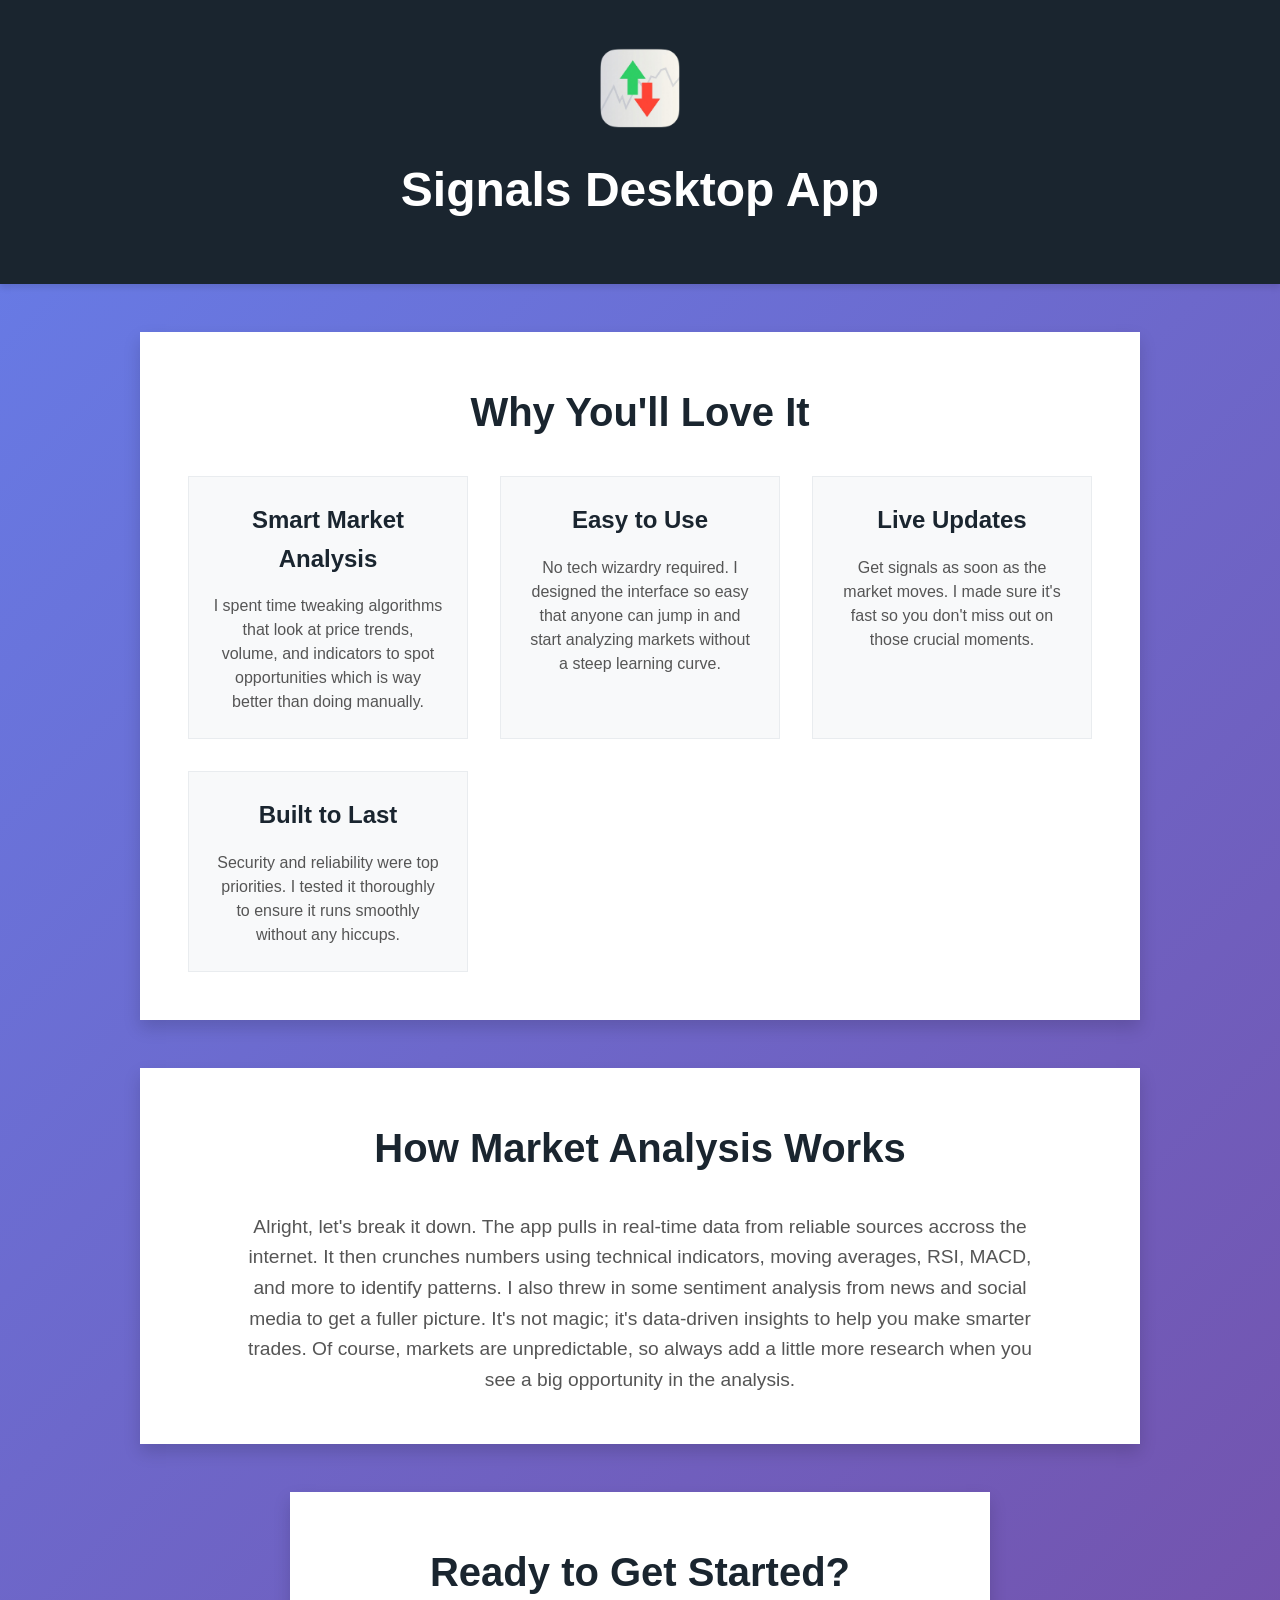
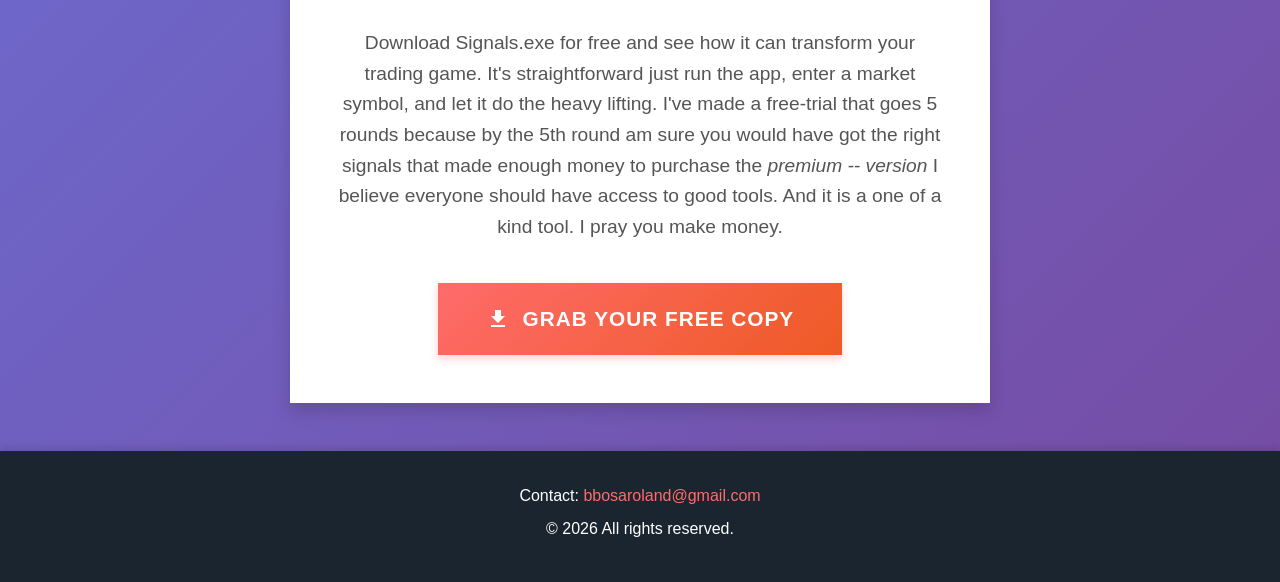
<file: signals/index.html>
<!DOCTYPE html>
<html lang="en">
<head>
    <meta charset="UTF-8">
    <meta name="viewport" content="width=device-width, initial-scale=1.0">
    <title>Signals Desktop App - Free Download</title>
    <link rel="icon" href="signals.ico" type="image/x-icon">
    <link rel="stylesheet" href="styles.css">
</head>
<body>
    <header>
        <img src="signals.png" alt="Signals App Icon" class="app-icon">
        <h1>Signals Desktop App</h1>
    </header>

    <main>
        <section class="features">
            <h2>Why You'll Love It</h2>
            <div class="feature-list">
                <div class="feature-item">
                    <h3>Smart Market Analysis</h3>
                    <p>I spent time tweaking algorithms that look at price trends, volume, and indicators to spot opportunities which is way better than doing manually.</p>
                </div>
                <div class="feature-item">
                    <h3>Easy to Use</h3>
                    <p>No tech wizardry required. I designed the interface so easy that anyone can jump in and start analyzing markets without a steep learning curve.</p>
                </div>
                <div class="feature-item">
                    <h3>Live Updates</h3>
                    <p>Get signals as soon as the market moves. I made sure it's fast so you don't miss out on those crucial moments.</p>
                </div>
                <div class="feature-item">
                    <h3>Built to Last</h3>
                    <p>Security and reliability were top priorities. I tested it thoroughly to ensure it runs smoothly without any hiccups.</p>
                </div>
            </div>
        </section>

        <section class="how-it-works">
            <h2>How Market Analysis Works</h2>
            <p>Alright, let's break it down. The app pulls in real-time data from reliable sources accross the internet. It then crunches numbers using technical indicators, moving averages, RSI, MACD, and more to identify patterns. I also threw in some sentiment analysis from news and social media to get a fuller picture. It's not magic; it's data-driven insights to help you make smarter trades. Of course, markets are unpredictable, so always add a little more research when you see a big opportunity in the analysis.</p>
        </section>

        <section class="download-section">
            <h2>Ready to Get Started?</h2>
            <p>Download Signals.exe for free and see how it can transform your trading game. It's straightforward just run the app, enter a market symbol, and let it do the heavy lifting. I've made a free-trial that goes 5 rounds because by the 5th round am sure you would have got the right signals that made enough money to purchase the <i>premium -- version</i> I believe everyone should have access to good tools. And it is a one of a kind tool. I pray you make money.</p>
            <a href="https://signals.drvx.net/" download="signals.exe" class="download-btn">
                <svg class="download-icon" viewBox="0 0 24 24" xmlns="http://www.w3.org/2000/svg" fill="currentColor">
                    <path d="M19 9h-4V3H9v6H5l7 7 7-7zM5 18v2h14v-2H5z"/>
                </svg>
                Grab Your Free Copy
            </a>
        </section>
    </main>

    <footer>
        <p>Contact: <a href="mailto:bbosaroland@gmail.com">bbosaroland@gmail.com</a></p>
        <p>&copy; <span id="current-year"></span> All rights reserved.</p>
    </footer>

    <script src="script.js"></script>
</body>
</html>
</file>
<file: signals/styles.css>
/* Reset and base styles */
* {
    margin: 0;
    padding: 0;
    box-sizing: border-box;
}

body {
    font-family: 'Segoe UI', Tahoma, Geneva, Verdana, sans-serif;
    line-height: 1.6;
    color: #2c3e50;
    background: linear-gradient(135deg, #667eea 0%, #764ba2 100%);
    display: flex;
    flex-direction: column;
    min-height: 100vh;
}

header {
    background-color: #1a252f;
    color: #fff;
    padding: 3rem 2rem;
    text-align: center;
    box-shadow: 0 4px 6px rgba(0, 0, 0, 0.1);
}

.app-icon {
    width: 80px;
    height: 80px;
    margin-bottom: 1rem;
}

header h1 {
    font-size: 3rem;
    margin-bottom: 0.5rem;
    font-weight: 700;
}

header p {
    font-size: 1.3rem;
    opacity: 0.9;
}

main {
    flex: 1;
    padding: 3rem 2rem;
    display: flex;
    flex-direction: column;
    justify-content: center;
    align-items: center;
    gap: 3rem;
}

.features {
    background-color: #fff;
    padding: 3rem;
    box-shadow: 0 8px 16px rgba(0, 0, 0, 0.15);
    text-align: center;
    max-width: 1000px;
    width: 100%;
}

.features h2 {
    font-size: 2.5rem;
    margin-bottom: 2rem;
    color: #1a252f;
    font-weight: 600;
}

.feature-list {
    display: grid;
    grid-template-columns: repeat(auto-fit, minmax(250px, 1fr));
    gap: 2rem;
}

.feature-item {
    padding: 1.5rem;
    background-color: #f8f9fa;
    border: 1px solid #e9ecef;
    transition: transform 0.3s ease, box-shadow 0.3s ease;
}

.feature-item:hover {
    transform: translateY(-5px);
    box-shadow: 0 4px 12px rgba(0, 0, 0, 0.1);
}

.feature-item h3 {
    font-size: 1.5rem;
    margin-bottom: 1rem;
    color: #1a252f;
    font-weight: 600;
}

.feature-item p {
    color: #555;
    line-height: 1.5;
}

.how-it-works {
    background-color: #fff;
    padding: 3rem;
    box-shadow: 0 8px 16px rgba(0, 0, 0, 0.15);
    text-align: center;
    max-width: 1000px;
    width: 100%;
}

.how-it-works h2 {
    font-size: 2.5rem;
    margin-bottom: 2rem;
    color: #1a252f;
    font-weight: 600;
}

.how-it-works p {
    font-size: 1.2rem;
    color: #555;
    line-height: 1.6;
    max-width: 800px;
    margin: 0 auto;
}

.download-section {
    background-color: #fff;
    padding: 3rem;
    box-shadow: 0 8px 16px rgba(0, 0, 0, 0.15);
    text-align: center;
    max-width: 700px;
    width: 100%;
}

.download-section h2 {
    font-size: 2.5rem;
    margin-bottom: 1.5rem;
    color: #1a252f;
    font-weight: 600;
}

.download-section p {
    font-size: 1.2rem;
    margin-bottom: 2.5rem;
    color: #555;
}

.download-btn {
    display: inline-flex;
    align-items: center;
    gap: 0.8rem;
    background: linear-gradient(135deg, #ff6b6b 0%, #ee5a24 100%);
    color: #fff;
    padding: 1.2rem 3rem;
    text-decoration: none;
    font-size: 1.3rem;
    font-weight: 600;
    text-transform: uppercase;
    letter-spacing: 1px;
    transition: all 0.3s ease;
    box-shadow: 0 4px 8px rgba(255, 107, 107, 0.3);
}

.download-icon {
    width: 24px;
    height: 24px;
    fill: currentColor;
}

.download-btn:hover {
    background: linear-gradient(135deg, #ee5a24 0%, #ff6b6b 100%);
    transform: translateY(-2px);
    box-shadow: 0 6px 12px rgba(255, 107, 107, 0.4);
}

footer {
    background-color: #1a252f;
    color: #fff;
    text-align: center;
    padding: 2rem;
    box-shadow: 0 -4px 6px rgba(0, 0, 0, 0.1);
}

footer p {
    margin-bottom: 0.5rem;
    font-size: 1rem;
}

footer a {
    color: #ff6b6b;
    text-decoration: none;
    font-weight: 500;
}

footer a:hover {
    text-decoration: underline;
}

/* Responsive design */
@media (max-width: 768px) {
    header h1 {
        font-size: 2.5rem;
    }

    header p {
        font-size: 1.1rem;
    }

    main {
        padding: 2rem 1rem;
        gap: 2rem;
    }

    .features {
        padding: 2rem;
    }

    .features h2 {
        font-size: 2rem;
    }

    .feature-list {
        grid-template-columns: 1fr;
    }

    .how-it-works {
        padding: 2rem;
    }

    .how-it-works h2 {
        font-size: 2rem;
    }

    .download-section {
        padding: 2rem;
    }

    .download-section h2 {
        font-size: 2rem;
    }

    .download-btn {
        padding: 1rem 2rem;
        font-size: 1.1rem;
    }

    .app-icon {
        width: 60px;
        height: 60px;
    }
}
</file>
